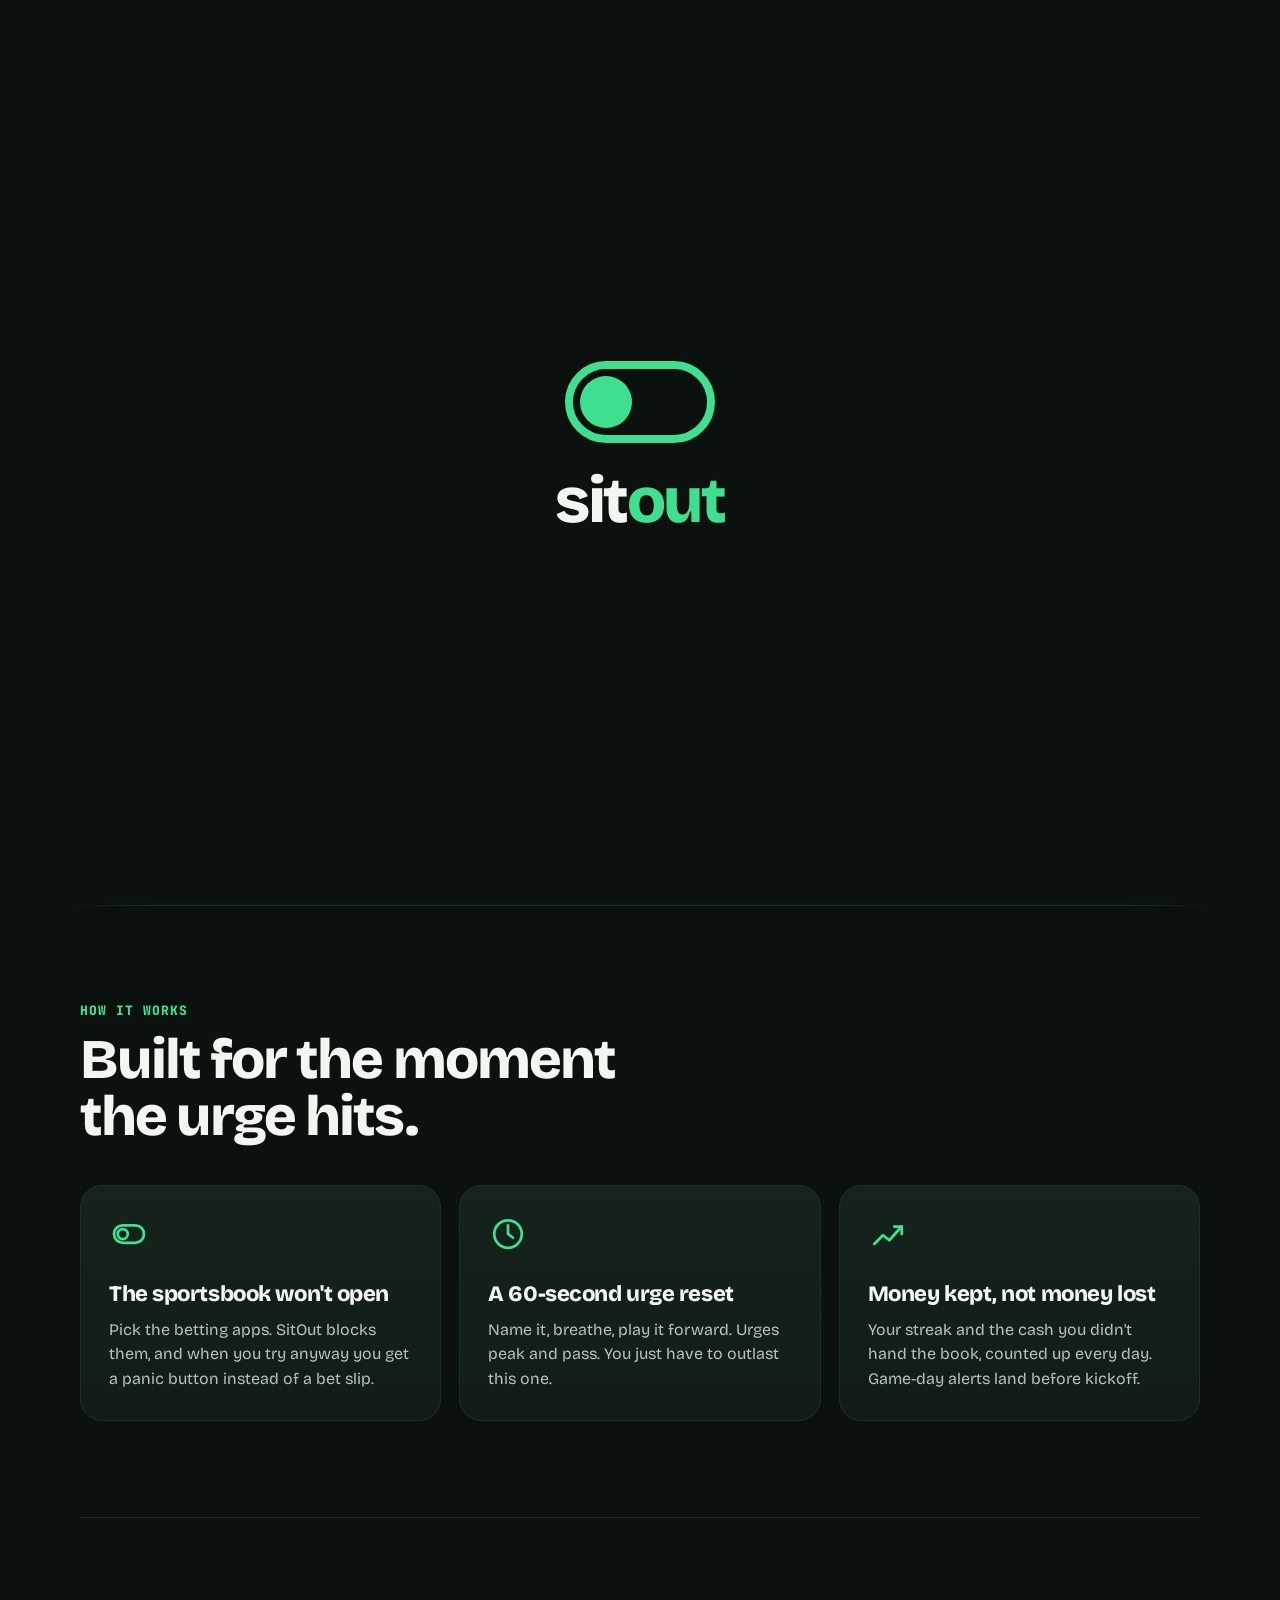
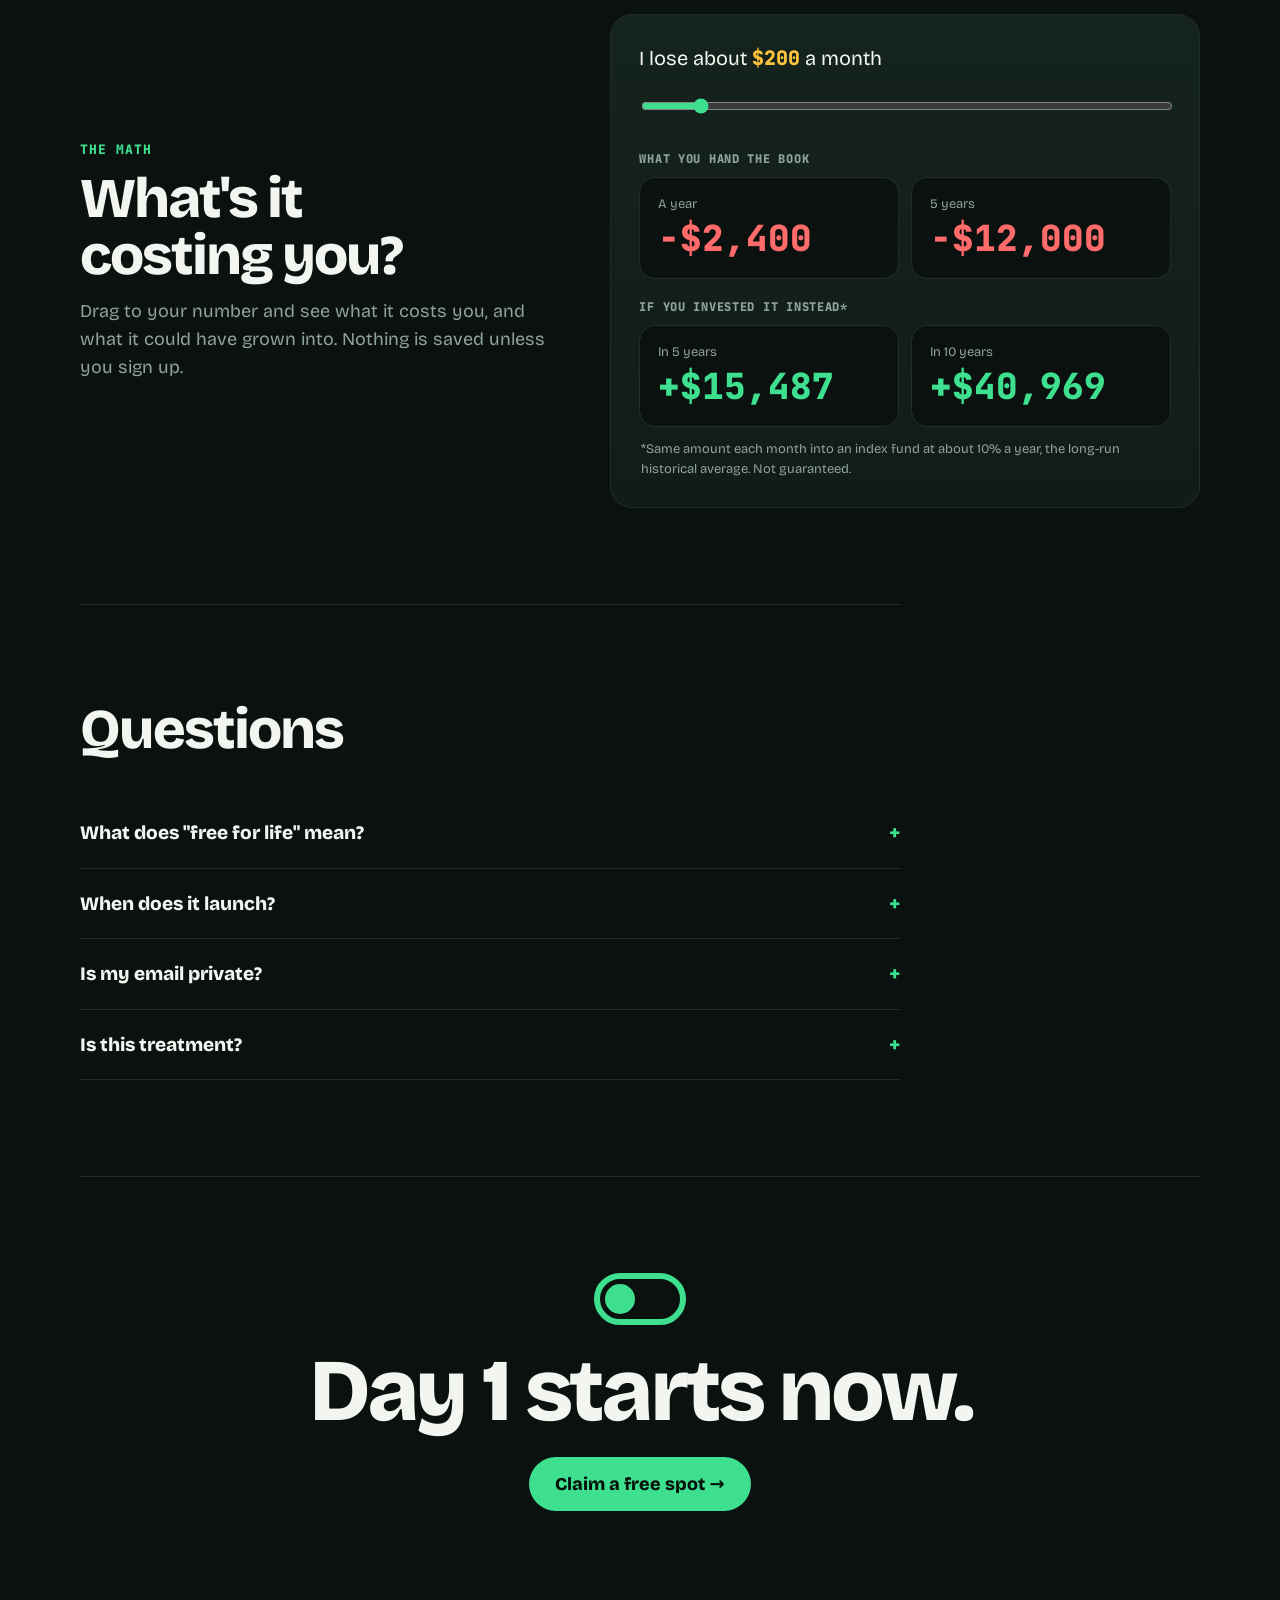
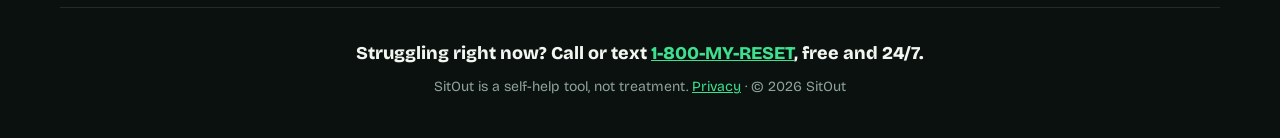
<file: index.html>
<!doctype html>
<html lang="en" class="no-js">
<head>
  <meta charset="utf-8">
  <meta name="viewport" content="width=device-width, initial-scale=1, viewport-fit=cover">
  <title>SitOut: Quit Sports Betting</title>
  <meta name="description" content="SitOut blocks every sportsbook on your phone, gets you through the urge, and shows the money you've kept. The first 250 people get it free.">
  <meta name="theme-color" content="#0A110E">
  <meta property="og:title" content="SitOut: Sit this one out.">
  <meta property="og:description" content="The app that switches off the sportsbook. First 250 sign-ups get it free.">
  <meta property="og:image" content="assets/og.png">
  <meta name="twitter:card" content="summary_large_image">
  <link rel="icon" type="image/png" href="assets/favicon.png">
  <link rel="apple-touch-icon" href="assets/apple-touch-icon.png">
  <link rel="preload" href="assets/fonts/bricolage-grotesque-latin-800-normal.woff2" as="font" type="font/woff2" crossorigin>
  <link rel="stylesheet" href="assets/styles.css?v=6">
  <script>document.documentElement.classList.replace("no-js","js");try{if(sessionStorage.getItem("sitout-intro"))document.documentElement.classList.add("seen")}catch(e){}</script>
  <script src="config.js?v=6"></script>
  <script src="assets/motion.min.js?v=14.0.0" defer></script>
  <script src="assets/app.js?v=6" defer></script>
</head>
<body>
  <!-- Brand intro: the switch clicks off, the wordmark lands, the page wipes in -->
  <div id="intro" aria-hidden="true">
    <div class="intro-switch"><span class="knob"></span></div>
    <div class="intro-word"><span>s</span><span>i</span><span>t</span><span class="g">o</span><span class="g">u</span><span class="g">t</span></div>
  </div>

  <header class="nav" id="nav">
    <a href="#" class="brand" aria-label="SitOut home"><img src="assets/logo.svg" alt="SitOut" height="30"></a>
    <nav class="nav-links" aria-label="Sections">
      <a href="#how">How it works</a>
      <a href="#cost">The math</a>
      <a href="#faq">FAQ</a>
    </nav>
    <a href="#join" class="nav-cta">Claim a free spot</a>
  </header>

  <main>
    <section class="hero" id="join">
      <div class="hero-copy">
        <p class="eyebrow reveal"><span class="pulse"></span>Coming to iPhone<span class="eb-extra"> · Founding list open</span></p>
        <h1 class="headline">
          <span class="line"><span class="word">Sit</span> <span class="word">this</span></span>
          <span class="line"><span class="word">one</span> <em class="word">out.</em></span>
        </h1>
        <p class="lede reveal">SitOut blocks every sportsbook on your phone, gets you through the urge in 60 seconds, and shows the money you've kept stacking up.</p>

        <form id="form" class="signup reveal" novalidate>
          <label for="email" class="sr">Email address</label>
          <div class="field">
            <input id="email" name="email" type="email" inputmode="email" autocomplete="email" placeholder="you@email.com" required maxlength="254">
            <button id="submit" type="submit"><span class="btn-label">Claim my free spot</span><span class="btn-arrow" aria-hidden="true">→</span></button>
          </div>
          <div class="hp" aria-hidden="true"><label for="website">Website</label><input id="website" name="website" tabindex="-1" autocomplete="off"></div>
          <p id="msg" class="msg" role="status"></p>
        </form>

        <div class="founding reveal" aria-live="polite">
          <span class="spots-pill"><span class="meter"><i id="bar"></i></span><span><b id="spots">250</b> of 250 free spots left</span></span>
          <span class="founding-note" id="founding-note">First 250 sign-ups get SitOut free for life. One email at launch, no spam.</span>
        </div>

        <div id="done" class="card done" hidden>
          <div class="mini-switch" aria-hidden="true"><span class="knob"></span></div>
          <div>
            <h2 id="done-title">You're in.</h2>
            <p id="done-body"></p>
          </div>
        </div>
      </div>

      <div class="hero-visual" aria-hidden="true">
        <div class="glow"></div>
        <div class="phone" id="phone">
          <div class="island"></div>
          <div class="screen">
            <div class="status"><span>9:41</span><span class="status-icons"><i></i><i></i><i></i></span></div>
            <div class="toast" id="toast">
              <span class="toast-icon"><span class="knob"></span></span>
              <span class="toast-text"><b>SitOut</b><span>Game day. Kickoff in 1 hr. You've got this.</span></span>
            </div>
            <p class="app-hello">Good evening</p>
            <div class="ring-card">
              <svg viewBox="0 0 120 120" class="ring">
                <circle cx="60" cy="60" r="50" class="ring-bg"/>
                <circle cx="60" cy="60" r="50" class="ring-fg" id="ring"/>
              </svg>
              <div class="ring-label"><b id="streak">0</b><span>days bet-free</span></div>
            </div>
            <div class="kept-card">
              <span>Kept so far</span>
              <b>+$<span id="kept">0</span></b>
              <svg viewBox="0 0 120 32" class="spark"><path id="spark" d="M2 28 L18 25 L32 26 L46 20 L60 21 L74 14 L88 15 L102 8 L118 4"/></svg>
            </div>
            <div class="shield-card">
              <div class="shield-top"><span class="mini-switch on"><span class="knob"></span></span><span><b>Sportsbook blocked</b><small>Tried to open at 11:52 PM</small></span></div>
              <div class="shield-btn">Breathe for 60 seconds</div>
            </div>
            <div class="tabbar"><i class="on"></i><i></i><i></i><i></i></div>
          </div>
        </div>
      </div>
    </section>

    <div class="ticker" aria-label="Betting math">
      <div class="track">
        <span>52.4% win rate just to break even</span><span>4-leg parlay: 1 in 16</span><span>$20 a day = $7,300 a year</span><span>Free for the first 250</span><span>Sit this one out.</span>
        <span aria-hidden="true">52.4% win rate just to break even</span><span aria-hidden="true">4-leg parlay: 1 in 16</span><span aria-hidden="true">$20 a day = $7,300 a year</span><span aria-hidden="true">Free for the first 250</span><span aria-hidden="true">Sit this one out.</span>
      </div>
    </div>

    <section class="features" id="how">
      <p class="kicker reveal-on-scroll">How it works</p>
      <h2 class="section-title reveal-on-scroll">Built for the moment the urge hits.</h2>
      <div class="cards">
        <article class="feature reveal-on-scroll">
          <svg class="icon" viewBox="0 0 32 32" aria-hidden="true"><rect x="4" y="9" width="24" height="14" rx="7"/><circle cx="11" cy="16" r="4"/></svg>
          <h3>The sportsbook won't open</h3>
          <p>Pick the betting apps. SitOut blocks them, and when you try anyway you get a panic button instead of a bet slip.</p>
        </article>
        <article class="feature reveal-on-scroll">
          <svg class="icon" viewBox="0 0 32 32" aria-hidden="true"><circle cx="16" cy="16" r="11"/><path d="M16 9v7l4 3"/></svg>
          <h3>A 60-second urge reset</h3>
          <p>Name it, breathe, play it forward. Urges peak and pass. You just have to outlast this one.</p>
        </article>
        <article class="feature reveal-on-scroll">
          <svg class="icon" viewBox="0 0 32 32" aria-hidden="true"><path d="M5 24l7-7 5 4 10-11"/><path d="M21 10h6v6"/></svg>
          <h3>Money kept, not money lost</h3>
          <p>Your streak and the cash you didn't hand the book, counted up every day. Game-day alerts land before kickoff.</p>
        </article>
      </div>
    </section>

    <section class="calc" id="cost" aria-labelledby="calc-h">
      <div class="calc-copy reveal-on-scroll">
        <p class="kicker">The math</p>
        <h2 id="calc-h" class="section-title">What's it costing you?</h2>
        <p class="sub">Drag to your number and see what it costs you, and what it could have grown into. Nothing is saved unless you sign up.</p>
      </div>
      <div class="calc-panel card reveal-on-scroll">
        <label for="loss" class="calc-label">I lose about <output id="loss-out">$200</output> a month</label>
        <input id="loss" type="range" min="0" max="2000" step="25" value="200">
        <p class="calc-row-label">What you hand the book</p>
        <div class="calc-result">
          <div><span>A year</span><b id="yr">−$2,400</b></div>
          <div><span>5 years</span><b id="fy">−$12,000</b></div>
        </div>
        <p class="calc-row-label">If you invested it instead*</p>
        <div class="calc-result invest">
          <div><span>In 5 years</span><b id="i5">+$15,487</b></div>
          <div><span>In 10 years</span><b id="i10">+$40,969</b></div>
        </div>
        <p class="calc-note">*Same amount each month into an index fund at about 10% a year, the long-run historical average. Not guaranteed.</p>
      </div>
    </section>

    <section class="faq" id="faq">
      <h2 class="section-title reveal-on-scroll">Questions</h2>
      <details class="reveal-on-scroll"><summary>What does "free for life" mean?</summary><p>The first 250 people on this list get full access to SitOut at no cost, including after the paywall launches for everyone else.</p></details>
      <details class="reveal-on-scroll"><summary>When does it launch?</summary><p>iPhone first. Everyone on the list gets one email the day it's ready.</p></details>
      <details class="reveal-on-scroll"><summary>Is my email private?</summary><p>Yes. It's used only to tell you SitOut is live and send your free access. It's never sold or shared.</p></details>
      <details class="reveal-on-scroll"><summary>Is this treatment?</summary><p>No. SitOut is a self-help tool. If you're struggling right now, call or text 1-800-MY-RESET, free and 24/7.</p></details>
    </section>

    <section class="final reveal-on-scroll">
      <div class="mini-switch big" aria-hidden="true"><span class="knob"></span></div>
      <h2>Day 1 starts now.</h2>
      <a href="#join" class="final-cta">Claim a free spot <span aria-hidden="true">→</span></a>
    </section>
  </main>

  <footer>
    <p class="help">Struggling right now? Call or text <a href="tel:18006973738">1-800-MY-RESET</a>, free and 24/7.</p>
    <p class="legal">SitOut is a self-help tool, not treatment. <a href="privacy.html">Privacy</a> · © 2026 SitOut</p>
  </footer>
</body>
</html>
</file>
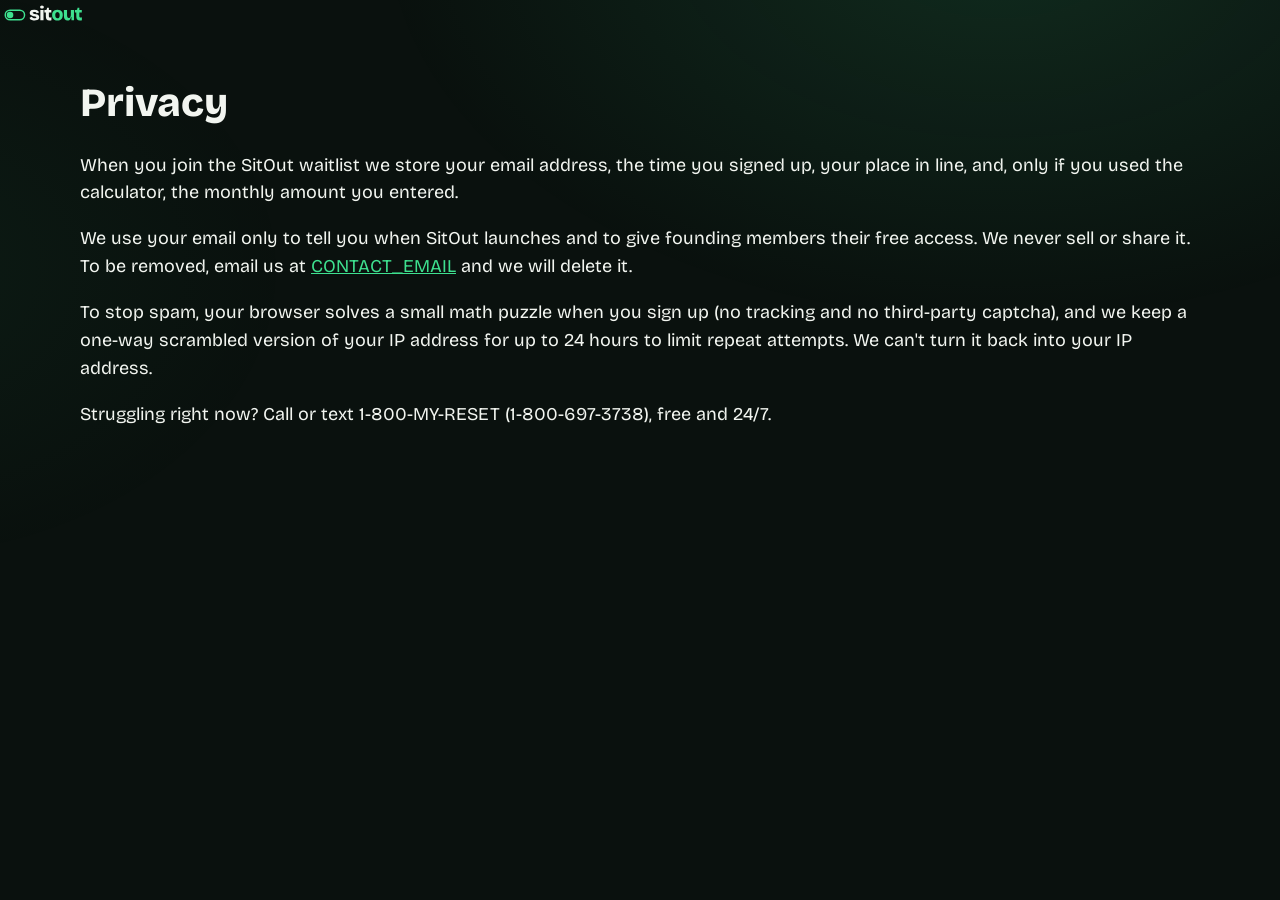
<file: privacy.html>
<!doctype html>
<html lang="en"><head><meta charset="utf-8"><meta name="viewport" content="width=device-width, initial-scale=1">
<title>Privacy · SitOut</title><link rel="icon" type="image/png" href="assets/favicon.png"><link rel="stylesheet" href="assets/styles.css"></head>
<body><header class="top"><a href="index.html" class="brand"><img src="assets/logo.svg" alt="SitOut" height="34"></a></header>
<main style="padding-block:24px 64px"><h1 style="font:800 40px/1.1 var(--display)">Privacy</h1>
<p>When you join the SitOut waitlist we store your email address, the time you signed up, your place in line, and, only if you used the calculator, the monthly amount you entered.</p>
<p>We use your email only to tell you when SitOut launches and to give founding members their free access. We never sell or share it. To be removed, email us at <a href="mailto:CONTACT_EMAIL">CONTACT_EMAIL</a> and we will delete it.</p>
<p>To stop spam, your browser solves a small math puzzle when you sign up (no tracking and no third-party captcha), and we keep a one-way scrambled version of your IP address for up to 24 hours to limit repeat attempts. We can't turn it back into your IP address.</p>
<p>Struggling right now? Call or text 1-800-MY-RESET (1-800-697-3738), free and 24/7.</p></main></body></html>
</file>
<file: assets/styles.css>
/* SitOut launch page. One dark look on purpose: it matches the app icon and the videos.
   Layout: split hero (copy left, live phone right), then full-width sections on a 1120px grid. */
@font-face{font-family:"Bricolage";font-weight:800;font-display:swap;src:url(fonts/bricolage-grotesque-latin-800-normal.woff2) format("woff2")}
@font-face{font-family:"Bricolage";font-weight:400;font-display:swap;src:url(fonts/bricolage-grotesque-latin-400-normal.woff2) format("woff2")}
@font-face{font-family:"JBM";font-weight:800;font-display:swap;src:url(fonts/jetbrains-mono-latin-800-normal.woff2) format("woff2")}
:root{
  --night:#0A110E; --night-2:#0d1612; --panel:#111c17; --panel-2:#15231d; --line:#1f2f28; --line-2:#2a3f35;
  --green:#3EE08F; --green-ink:#06130c; --chalk:#F2F5F0; --body:#c5d1ca; --slate:#8fa399; --red:#FF6B6B; --amber:#FFC23D;
  --display:"Bricolage",system-ui,-apple-system,"Segoe UI",sans-serif;
  --mono:"JBM",ui-monospace,Menlo,monospace;
  --ease:cubic-bezier(.22,1,.36,1);
  color-scheme:dark;
}
*{box-sizing:border-box}
[hidden]{display:none!important}
html{-webkit-text-size-adjust:100%;scroll-behavior:smooth;scroll-padding-top:90px}
body{margin:0;background:var(--night);color:var(--chalk);font:400 18px/1.55 var(--display);overflow-x:hidden}
body::before{content:"";position:fixed;inset:0;pointer-events:none;z-index:0;
  background:radial-gradient(1000px 640px at 78% -8%,rgba(62,224,143,.13),transparent 62%),radial-gradient(700px 500px at -10% 30%,rgba(62,224,143,.05),transparent 60%)}
a{color:var(--green)}
.sr{position:absolute;width:1px;height:1px;overflow:hidden;clip:rect(0 0 0 0)}
:focus-visible{outline:3px solid var(--amber);outline-offset:3px;border-radius:8px}
main,footer{position:relative;z-index:1}

/* ---------- intro ---------- */
#intro{position:fixed;inset:0;z-index:50;background:var(--night);display:grid;place-content:center;justify-items:center;gap:26px}
.seen #intro,.no-js #intro{display:none}
.intro-switch{--w:150px;--h:82px;width:var(--w);height:var(--h);border:8px solid var(--green);border-radius:99px;background:var(--green);position:relative}
.intro-switch .knob{position:absolute;top:7px;left:7px;width:52px;height:52px;border-radius:50%;background:var(--night);transform:translateX(68px)}
.intro-word{font:800 64px/1 var(--display);letter-spacing:-.04em;display:flex;overflow:hidden;padding-bottom:6px}
.intro-word span{display:inline-block;transform:translateY(110%)}
.intro-word .g{color:var(--green)}

/* ---------- nav ---------- */
.nav{position:sticky;top:0;z-index:20;display:flex;align-items:center;justify-content:space-between;gap:20px;
  max-width:1160px;margin:0 auto;padding:calc(16px + env(safe-area-inset-top,0px)) 20px 16px;transition:padding .35s var(--ease)}
.nav::before{content:"";position:absolute;inset:0 -100vw;background:rgba(10,17,14,.72);backdrop-filter:blur(14px) saturate(140%);-webkit-backdrop-filter:blur(14px) saturate(140%);
  border-bottom:1px solid var(--line);opacity:0;transition:opacity .35s var(--ease);z-index:-1}
.nav.scrolled{padding-top:calc(10px + env(safe-area-inset-top,0px));padding-bottom:10px}
.nav.scrolled::before{opacity:1}
.brand img{display:block;height:30px;width:auto}
.nav-links{display:flex;gap:28px}
.nav-links a{color:var(--slate);text-decoration:none;font-size:15px;transition:color .2s}
.nav-links a:hover{color:var(--chalk)}
.nav-cta{font:800 15px var(--display);color:var(--green-ink);background:var(--green);padding:10px 16px;border-radius:99px;text-decoration:none;white-space:nowrap;
  transition:transform .2s var(--ease),box-shadow .2s}
.nav-cta:hover{transform:translateY(-1px);box-shadow:0 8px 24px -8px rgba(62,224,143,.6)}

/* ---------- hero ---------- */
main{max-width:1160px;margin:0 auto;padding:0 20px}
.hero{display:grid;grid-template-columns:minmax(0,1.08fr) minmax(0,.92fr);gap:48px;align-items:center;padding-block:48px 72px;min-height:min(780px,calc(100vh - 70px))}
.eyebrow{display:inline-flex;align-items:center;gap:10px;font:800 13px var(--mono);letter-spacing:.06em;text-transform:uppercase;color:var(--slate);
  border:1px solid var(--line-2);border-radius:99px;padding:7px 14px 7px 12px;margin:0 0 26px;background:rgba(17,28,23,.6)}
.pulse{width:8px;height:8px;border-radius:50%;background:var(--green);box-shadow:0 0 0 0 rgba(62,224,143,.6);animation:pulse 2.2s infinite}
@keyframes pulse{70%{box-shadow:0 0 0 10px rgba(62,224,143,0)}100%{box-shadow:0 0 0 0 rgba(62,224,143,0)}}
.headline{font:800 clamp(56px,8.4vw,112px)/.94 var(--display);letter-spacing:-.045em;margin:0 0 24px}
.headline .line{display:block;overflow:hidden;padding-bottom:.08em;margin-bottom:-.08em}
.headline .word{display:inline-block}
.headline em{font-style:normal;color:var(--green)}
.lede{font-size:clamp(18px,1.6vw,20px);color:var(--body);max-width:31em;margin:0 0 30px;text-wrap:pretty}

.card{background:linear-gradient(180deg,var(--panel-2),var(--panel));border:1px solid var(--line);border-radius:22px}
.signup{max-width:520px;margin:0 0 16px}
.field{display:flex;gap:6px;flex-wrap:wrap;background:var(--panel);border:1.5px solid var(--line-2);border-radius:18px;padding:6px;
  transition:border-color .2s,box-shadow .2s}
.field:focus-within{border-color:var(--green);box-shadow:0 0 0 4px rgba(62,224,143,.14)}
.field input{flex:1 1 200px;min-width:0;font:400 17px var(--display);color:var(--chalk);background:transparent;border:0;padding:12px 12px 12px 14px;outline:none}
.field input::placeholder{color:#5f7168}
button{font:800 16px var(--display);color:var(--green-ink);background:var(--green);border:0;border-radius:13px;padding:13px 20px;cursor:pointer;flex:0 0 auto;
  display:inline-flex;align-items:center;justify-content:center;gap:10px;transition:transform .15s var(--ease),box-shadow .2s,filter .2s}
button:hover{box-shadow:0 10px 30px -10px rgba(62,224,143,.7)}
button:hover .btn-arrow{transform:translateX(3px)}
button:active{transform:scale(.97)}
.btn-arrow{transition:transform .2s var(--ease)}
button[disabled]{opacity:.7;cursor:progress}
.founding{max-width:520px;display:flex;flex-wrap:wrap;align-items:center;gap:10px 14px}
.spots-pill{display:inline-flex;align-items:center;gap:10px;font:800 13px var(--mono);color:var(--amber);font-variant-numeric:tabular-nums;white-space:nowrap;
  background:rgba(255,194,61,.08);border:1px solid rgba(255,194,61,.25);border-radius:99px;padding:6px 12px 6px 8px}
.meter{width:46px;height:6px;border-radius:99px;background:rgba(255,194,61,.2);overflow:hidden;flex:0 0 auto}
.meter i{display:block;height:100%;width:0;background:var(--amber);border-radius:99px}
.founding-note{font-size:14px;color:var(--slate)}
.hp{position:absolute;left:-9999px;width:1px;height:1px;overflow:hidden}
.msg{min-height:0;margin:0 6px;font-size:14px}
.msg:not(:empty){margin:10px 4px 0}
.msg.err{color:var(--red)} .msg.ok{color:var(--green)}
.fine{font-size:13px;color:var(--slate);margin:8px 6px 4px}
.done{max-width:520px;display:flex;gap:18px;align-items:center;padding:22px}
.done h2{font:800 24px/1.15 var(--display);margin:0 0 4px;letter-spacing:-.02em}
.done p{margin:0;color:var(--body);font-size:16px}

.mini-switch{--w:56px;--h:32px;flex:0 0 auto;width:var(--w);height:var(--h);border:4px solid var(--green);border-radius:99px;position:relative}
.mini-switch .knob{position:absolute;top:3px;left:3px;width:18px;height:18px;border-radius:50%;background:var(--green)}
.mini-switch.on{background:var(--green)} .mini-switch.on .knob{background:var(--night);left:auto;right:3px}
.mini-switch.big{--w:92px;--h:52px;border-width:6px}.mini-switch.big .knob{width:30px;height:30px;top:5px;left:5px}

/* ---------- phone ---------- */
.hero-visual{position:relative;display:grid;place-items:center;min-height:620px}
.glow{position:absolute;width:440px;height:440px;border-radius:50%;background:radial-gradient(circle,rgba(62,224,143,.22),transparent 65%);filter:blur(10px)}
.phone{position:relative;width:300px;max-width:100%;aspect-ratio:300/616;border-radius:52px;padding:11px;background:linear-gradient(145deg,#2a2f2d,#0e1110 40%,#1d2220);
  box-shadow:0 0 0 1.5px #3a403d inset,0 50px 100px -30px rgba(0,0,0,.8),0 30px 60px -40px rgba(62,224,143,.35)}
.island{position:absolute;top:21px;left:50%;transform:translateX(-50%);width:92px;height:27px;border-radius:20px;background:#000;z-index:3}
.screen{position:relative;height:100%;border-radius:42px;overflow:hidden;background:linear-gradient(180deg,#0d1813,#0A110E 40%);padding:16px 16px 18px;display:flex;flex-direction:column;gap:12px}
.status{display:flex;justify-content:space-between;font:800 13px var(--display);padding:4px 14px 8px;color:var(--chalk)}
.status-icons{display:flex;gap:4px;align-items:center}.status-icons i{width:14px;height:8px;border-radius:2px;background:var(--chalk);opacity:.85}
.toast{position:absolute;top:56px;left:12px;right:12px;z-index:2;display:flex;gap:10px;align-items:center;padding:10px 12px;border-radius:18px;
  background:rgba(40,48,45,.82);backdrop-filter:blur(12px);-webkit-backdrop-filter:blur(12px);border:1px solid rgba(255,255,255,.08);font-size:12px;line-height:1.3;
  transform:translateY(-140%);opacity:0}
.toast-icon{flex:0 0 auto;width:30px;height:30px;border-radius:8px;background:var(--green);position:relative}
.toast-icon .knob{position:absolute;left:7px;top:9px;width:16px;height:12px;border:2.5px solid var(--night);border-radius:8px}
.toast-text b{display:block;font-size:12px}.toast-text span{color:#d6dfda}
.app-hello{margin:16px 4px 0;font:800 22px var(--display);letter-spacing:-.02em}
.ring-card{position:relative;display:grid;place-items:center;padding:6px 0}
.ring{width:150px;height:150px;transform:rotate(-90deg)}
.ring circle{fill:none;stroke-width:10}
.ring-bg{stroke:var(--line)}
.ring-fg{stroke:var(--green);stroke-linecap:round;stroke-dasharray:314.16;stroke-dashoffset:314.16}
.ring-label{position:absolute;display:grid;justify-items:center}
.ring-label b{font:800 40px/1 var(--display);letter-spacing:-.03em}.ring-label span{font-size:11px;color:var(--slate)}
.kept-card,.shield-card{background:var(--panel);border:1px solid var(--line);border-radius:18px;padding:12px 14px}
.kept-card{display:grid;grid-template-columns:1fr auto;align-items:end;row-gap:2px}
.kept-card>span{font-size:11px;color:var(--slate);grid-column:1}
.kept-card b{font:800 26px var(--mono);color:var(--green);grid-column:1;font-variant-numeric:tabular-nums}
.spark{grid-column:2;grid-row:1/3;width:96px;height:32px}
.spark path{fill:none;stroke:var(--green);stroke-width:2.5;stroke-linecap:round;stroke-linejoin:round;stroke-dasharray:140;stroke-dashoffset:140}
.shield-top{display:flex;gap:10px;align-items:center;font-size:13px}
.shield-top b{display:block}.shield-top small{color:var(--slate);font-size:11px}
.shield-top .mini-switch{--w:40px;--h:24px;border-width:3px}.shield-top .mini-switch .knob{width:12px;height:12px;top:3px;right:3px}
.tabbar{margin-top:auto;display:flex;justify-content:space-around;padding:10px 6px 2px;border-top:1px solid var(--line)}
.tabbar i{width:22px;height:22px;border-radius:7px;border:2px solid #3a4b43;display:block}
.tabbar i.on{border-color:var(--green);background:rgba(62,224,143,.15)}
.shield-btn{margin-top:10px;text-align:center;font:800 13px var(--display);color:var(--green-ink);background:var(--green);border-radius:12px;padding:10px}

/* ---------- ticker ---------- */
.ticker{position:relative;z-index:1;overflow:hidden;border-block:1px solid var(--line);background:rgba(13,22,18,.7);
  -webkit-mask:linear-gradient(90deg,transparent,#000 8%,#000 92%,transparent);mask:linear-gradient(90deg,transparent,#000 8%,#000 92%,transparent);margin:0 -20px}
.track{display:flex;width:max-content;animation:marquee 38s linear infinite}
.track span{font:800 14px var(--mono);letter-spacing:.04em;text-transform:uppercase;color:var(--slate);padding:18px 28px;white-space:nowrap;display:flex;align-items:center;gap:28px}
.track span::after{content:"";width:6px;height:6px;border-radius:50%;background:var(--green);opacity:.7}
@keyframes marquee{to{transform:translateX(-50%)}}

/* ---------- sections ---------- */
section{padding-block:96px}
.kicker{font:800 13px var(--mono);letter-spacing:.08em;text-transform:uppercase;color:var(--green);margin:0 0 12px}
.section-title{font:800 clamp(36px,5vw,56px)/1.02 var(--display);letter-spacing:-.035em;margin:0 0 40px;text-wrap:balance;max-width:16ch}
.cards{display:grid;grid-template-columns:repeat(3,minmax(0,1fr));gap:18px}
.feature{background:linear-gradient(180deg,var(--panel-2),var(--panel));border:1px solid var(--line);border-radius:22px;padding:28px;
  transition:transform .35s var(--ease),border-color .35s}
.feature:hover{transform:translateY(-4px);border-color:var(--line-2)}
.icon{width:40px;height:40px;fill:none;stroke:var(--green);stroke-width:2.2;stroke-linecap:round;stroke-linejoin:round;margin-bottom:18px}
.feature h3{font:800 22px/1.2 var(--display);margin:0 0 10px;letter-spacing:-.02em}
.feature p{margin:0;color:#b6c4bc;font-size:16px}

.calc{display:grid;grid-template-columns:minmax(0,.9fr) minmax(0,1.1fr);gap:48px;align-items:center;border-top:1px solid var(--line)}
.calc .section-title{margin-bottom:14px}
.sub{color:var(--slate);margin:0}
.calc-panel{padding:28px}
.calc-label{display:block;font-size:20px;margin-bottom:14px}
.calc-label output{font:800 20px var(--mono);color:var(--amber)}
input[type=range]{width:100%;accent-color:var(--green);height:32px}
.calc-row-label{margin:20px 0 0;font:800 12px var(--mono);letter-spacing:.06em;text-transform:uppercase;color:var(--slate)}
.calc-result{display:grid;grid-template-columns:1fr 1fr;gap:12px;margin-top:10px}
.calc-result div{background:var(--night);border:1px solid var(--line);border-radius:16px;padding:16px 18px;min-width:0}
.calc-result span{display:block;font-size:13px;color:var(--slate)}
.calc-result b{font:800 clamp(24px,3.4vw,36px) var(--mono);color:var(--red);font-variant-numeric:tabular-nums}
.calc-result.invest b{color:var(--green)}
.calc-note{font-size:13px;color:var(--slate);margin:12px 2px 0}

.faq{border-top:1px solid var(--line);max-width:820px}
details{border-bottom:1px solid var(--line);padding:20px 0}
summary{font-weight:800;font-size:19px;cursor:pointer;list-style:none;display:flex;justify-content:space-between;gap:16px}
summary::-webkit-details-marker{display:none}
summary::after{content:"+";color:var(--green);font-family:var(--mono);transition:transform .3s var(--ease)}
details[open] summary::after{transform:rotate(45deg)}
details p{margin:12px 0 0;color:#b6c4bc}

.final{text-align:center;border-top:1px solid var(--line);display:grid;justify-items:center;gap:22px}
.final h2{font:800 clamp(44px,7vw,88px)/1 var(--display);letter-spacing:-.045em;margin:0}
.final-cta{font:800 18px var(--display);color:var(--green-ink);background:var(--green);padding:16px 26px;border-radius:99px;text-decoration:none;
  transition:transform .2s var(--ease),box-shadow .2s}
.final-cta:hover{transform:translateY(-2px);box-shadow:0 14px 36px -12px rgba(62,224,143,.7)}

footer{max-width:1160px;margin:0 auto;padding:32px 20px calc(40px + env(safe-area-inset-bottom,0px));border-top:1px solid var(--line);text-align:center}
.help{font-weight:800;margin:0 0 8px}
.legal{font-size:14px;color:var(--slate);margin:0}

/* ---------- animation start states (only when JS runs; a timer clears them as a fallback) ---------- */
.js:not(.anim-done) .reveal,.js:not(.anim-done) .reveal-on-scroll{opacity:0}
.js:not(.anim-done) .headline .word{transform:translateY(108%)}
.js:not(.anim-done) .phone{opacity:0}
.anim-done .toast{opacity:1;transform:none}

/* ---------- responsive ---------- */
@media (max-width:900px){
  .hero{grid-template-columns:1fr;gap:24px;min-height:0;padding-top:24px}
  .hero-visual{min-height:0;padding-block:12px 8px}
  .phone{width:270px}
  .cards{grid-template-columns:1fr}
  .calc{grid-template-columns:1fr;gap:24px}
  .nav-links{display:none}
  section{padding-block:72px}
}
@media (max-width:520px){
  .eb-extra{display:none}
  .field button{flex:1 1 100%}
  .headline{font-size:clamp(50px,15vw,72px)}
  .intro-word{font-size:52px}
}
@media (prefers-reduced-motion:reduce){
  #intro{display:none}
  .track{animation:none}
  *{transition:none!important}
}
</file>
